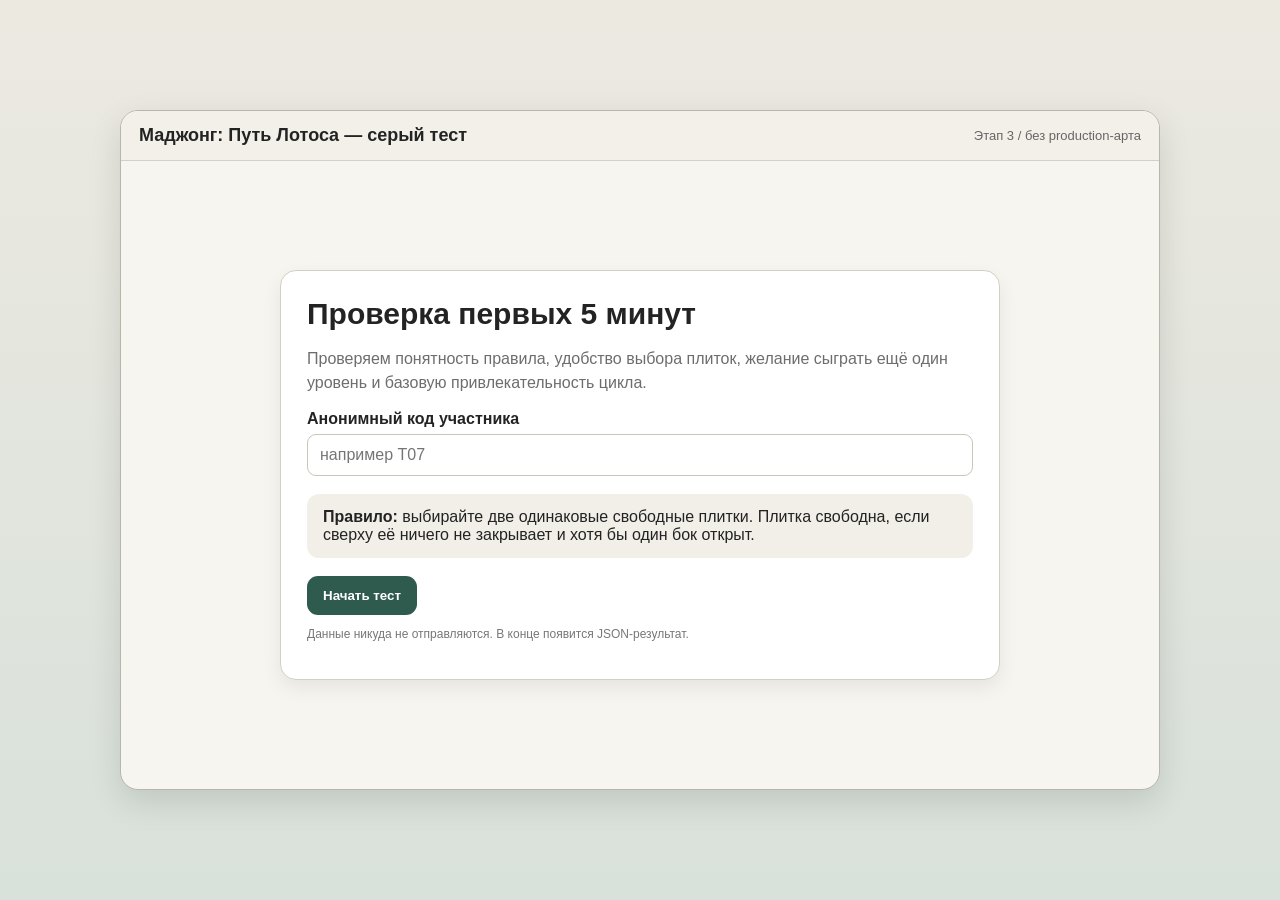
<file: validation/idea_test.html>
<!doctype html>
<html lang="ru">
<head>
<meta charset="utf-8" />
<meta name="viewport" content="width=device-width,initial-scale=1,maximum-scale=1,user-scalable=no" />
<title>Маджонг: Путь Лотоса — тест идеи</title>
<style>
:root{font-family:Arial,Helvetica,sans-serif;color:#232323;background:#ece9e1}
*{box-sizing:border-box} body{margin:0;min-height:100vh;background:linear-gradient(180deg,#ece9e1,#d8e1da);display:flex;justify-content:center;align-items:center;padding:18px}
.app{width:min(1040px,100%);min-height:680px;background:#f7f5ef;border:1px solid #b8b5aa;border-radius:18px;box-shadow:0 12px 32px rgba(0,0,0,.12);overflow:hidden;display:flex;flex-direction:column}
header{display:flex;gap:12px;align-items:center;justify-content:space-between;padding:14px 18px;border-bottom:1px solid #d4d0c7;background:#f3f0e9}
header b{font-size:18px}.meta{font-size:13px;color:#666}.screen{display:none;flex:1;padding:24px}.screen.active{display:flex}.start,.survey{align-items:center;justify-content:center}.card{width:min(720px,100%);background:#fff;border:1px solid #d3cfc5;border-radius:16px;padding:26px;box-shadow:0 8px 20px rgba(0,0,0,.07)}
h1{font-size:30px;margin:0 0 12px} h2{margin:0 0 12px}.muted{color:#6d6d6d;line-height:1.45}.rules{background:#f1efe8;border-radius:12px;padding:14px 16px;margin:18px 0}.row{display:flex;gap:10px;flex-wrap:wrap}.btn{border:0;border-radius:11px;padding:12px 16px;font-weight:700;cursor:pointer;background:#2f5b4f;color:#fff}.btn.secondary{background:#d9d6ce;color:#222}input,textarea,select{width:100%;padding:11px 12px;border:1px solid #c9c5bb;border-radius:9px;font:inherit;background:#fff}label{display:block;font-weight:700;margin:12px 0 6px}.game{flex-direction:column;gap:12px}.hud{display:flex;gap:12px;justify-content:space-between;align-items:center;flex-wrap:wrap}.status{font-size:14px;color:#555}.boardWrap{position:relative;flex:1;min-height:480px;border-radius:14px;background:#dedbd3;overflow:hidden;border:1px solid #c2beb5}.board{position:absolute;inset:0}.tile{position:absolute;width:76px;height:98px;border-radius:10px;background:#faf7ee;border:2px solid #7c796f;box-shadow:5px 6px 0 #aaa69b,0 4px 9px rgba(0,0,0,.18);display:flex;align-items:center;justify-content:center;font-size:33px;font-weight:700;user-select:none;cursor:pointer;transition:transform .12s,box-shadow .12s,opacity .12s}.tile.free:hover{transform:translateY(-3px)}.tile.selected{outline:4px solid #c69b3b;transform:translateY(-5px)}.tile.blocked{opacity:.72}.tile.removed{opacity:0;pointer-events:none;transform:scale(.9)}.tile.invalid{animation:shake .2s linear 2}@keyframes shake{0%{transform:translateX(0)}25%{transform:translateX(-4px)}75%{transform:translateX(4px)}100%{transform:translateX(0)}}.toast{min-height:24px;color:#744e32;font-size:14px}.win{position:absolute;inset:0;background:rgba(245,243,236,.94);display:none;align-items:center;justify-content:center;text-align:center;padding:20px}.win.show{display:flex}.winBox{background:white;border-radius:16px;padding:24px;border:1px solid #cbc6ba;max-width:430px}.rating{display:grid;grid-template-columns:repeat(5,1fr);gap:7px;margin:6px 0 14px}.rating button{padding:10px;border:1px solid #bdb8ad;border-radius:8px;background:#f6f4ee;cursor:pointer}.rating button.active{background:#2f5b4f;color:#fff}.result{font-family:Consolas,monospace;font-size:12px;min-height:180px;white-space:pre-wrap}.tiny{font-size:12px;color:#777}@media(max-width:650px){body{padding:0}.app{min-height:100vh;border-radius:0}.screen{padding:14px}.tile{width:58px;height:76px;font-size:26px}.boardWrap{min-height:500px}h1{font-size:24px}}
</style>
</head>
<body>
<div class="app">
<header><b>Маджонг: Путь Лотоса — серый тест</b><span class="meta">Этап 3 / без production‑арта</span></header>
<section class="screen start active" id="startScreen"><div class="card"><h1>Проверка первых 5 минут</h1><p class="muted">Проверяем понятность правила, удобство выбора плиток, желание сыграть ещё один уровень и базовую привлекательность цикла.</p><label for="code">Анонимный код участника</label><input id="code" placeholder="например T07" maxlength="16" /><div class="rules"><b>Правило:</b> выбирайте две одинаковые свободные плитки. Плитка свободна, если сверху её ничего не закрывает и хотя бы один бок открыт.</div><button class="btn" id="startBtn">Начать тест</button><p class="tiny">Данные никуда не отправляются. В конце появится JSON‑результат.</p></div></section>
<section class="screen game" id="gameScreen"><div class="hud"><div><b id="levelLabel">Уровень 1</b><div class="status" id="metricsLabel"></div></div><div class="status">Цель: убрать все пары</div></div><div class="boardWrap"><div class="board" id="board"></div><div class="win" id="win"><div class="winBox"><h2>Уровень очищен</h2><p id="winStats"></p><div class="row" style="justify-content:center"><button class="btn" id="againBtn">Да, ещё один уровень</button><button class="btn secondary" id="stopBtn">Закончить тест</button></div></div></div></div><div class="toast" id="toast"></div></section>
<section class="screen survey" id="surveyScreen"><div class="card"><h2>Короткая оценка</h2><p class="muted">Отвечайте сразу.</p><label>1. Насколько быстро стало понятно, что делать?</label><div class="rating" data-key="clarity"></div><label>2. Насколько приятно было играть?</label><div class="rating" data-key="pleasant"></div><label>3. Насколько хочется продолжить ещё несколько уровней?</label><div class="rating" data-key="continueIntent"></div><label>4. Идея «Пути»: мир постепенно оживает и открываются новые части сада/храма. Насколько это усиливает желание продолжать?</label><div class="rating" data-key="pathAppeal"></div><label for="memory">Что запомнилось или раздражало?</label><textarea id="memory" rows="3"></textarea><label for="tryYandex">Попробовали бы такую игру в Яндекс Играх?</label><select id="tryYandex"><option value="">— выбрать —</option><option>Да</option><option>Скорее да</option><option>Скорее нет</option><option>Нет</option></select><div style="height:14px"></div><button class="btn" id="finishBtn">Получить результат</button></div></section>
<section class="screen survey" id="resultScreen"><div class="card"><h2>Результат участника</h2><p class="muted">Скопируйте JSON в таблицу результатов проекта.</p><textarea class="result" id="resultText" readonly></textarea><div class="row"><button class="btn" id="copyBtn">Копировать JSON</button><button class="btn secondary" onclick="location.reload()">Новый участник</button></div></div></section>
</div>
<script>
const symbols=['◉','◇','✦','✿','☘','☯','△','◎','❖','☼'];
const levels=[{rows:[[0,1,2,2,1,0],[3,4,5,5,4,3],[6,7,8,8,7,6]],top:[]},{rows:[[0,1,2,2,1,0],[3,4,5,5,4,3],[6,7,8,8,7,6]],top:[{x:2,y:1,t:9},{x:3,y:1,t:9}]}];
let run={code:'',startedAt:0,levels:[],askedAnother:false,choseAnother:false,survey:{}},levelIndex=0,tiles=[],selected=null,levelStart=0,firstPairAt=null,invalidTaps=0,taps=0,pairCount=0;
const $=id=>document.getElementById(id);function show(id){document.querySelectorAll('.screen').forEach(x=>x.classList.remove('active'));$(id).classList.add('active')}
function buildLevel(idx){levelIndex=idx;selected=null;firstPairAt=null;invalidTaps=0;taps=0;pairCount=0;levelStart=performance.now();$('win').classList.remove('show');$('toast').textContent='';$('levelLabel').textContent='Уровень '+(idx+1);tiles=[];let id=0;const def=levels[idx];def.rows.forEach((row,y)=>row.forEach((t,x)=>tiles.push({id:id++,x,y,z:0,t,removed:false})));def.top.forEach(o=>tiles.push({id:id++,x:o.x,y:o.y,z:1,t:o.t,removed:false}));render()}
function isFree(tile){if(tile.removed)return false;const above=tiles.some(o=>!o.removed&&o.z>tile.z&&o.x===tile.x&&o.y===tile.y);if(above)return false;const left=tiles.some(o=>!o.removed&&o.z===tile.z&&o.y===tile.y&&o.x===tile.x-1),right=tiles.some(o=>!o.removed&&o.z===tile.z&&o.y===tile.y&&o.x===tile.x+1);return !left||!right}
function layout(){const wrap=$('board').getBoundingClientRect(),tw=window.innerWidth<650?58:76,th=window.innerWidth<650?76:98,gap=window.innerWidth<650?12:18,cols=6,rows=3,totalW=cols*tw+(cols-1)*gap,totalH=rows*th+(rows-1)*gap;return{tw,th,gap,left:Math.max(10,(wrap.width-totalW)/2),top:Math.max(26,(wrap.height-totalH)/2)}}
function render(){const b=$('board');b.innerHTML='';const p=layout();tiles.forEach(tile=>{const e=document.createElement('div');e.className='tile '+(isFree(tile)?'free':'blocked')+(tile.removed?' removed':'')+(selected&&selected.id===tile.id?' selected':'');e.textContent=symbols[tile.t];e.style.left=(p.left+tile.x*(p.tw+p.gap)+tile.z*9)+'px';e.style.top=(p.top+tile.y*(p.th+p.gap)-tile.z*9)+'px';e.style.zIndex=10+tile.z;e.addEventListener('click',()=>tap(tile.id,e));b.appendChild(e)});updateMetrics()}
function tap(id,el){const tile=tiles.find(t=>t.id===id);if(!tile||tile.removed)return;taps++;if(!isFree(tile)){invalidTaps++;el.classList.add('invalid');setTimeout(()=>el.classList.remove('invalid'),350);$('toast').textContent='Эта плитка пока закрыта сбоку или сверху.';updateMetrics();return}$('toast').textContent='';if(!selected){selected=tile;render();return}if(selected.id===tile.id){selected=null;render();return}if(selected.t!==tile.t){selected=tile;$('toast').textContent='Нужна такая же свободная плитка.';render();return}selected.removed=true;tile.removed=true;pairCount++;if(firstPairAt===null)firstPairAt=performance.now()-levelStart;selected=null;render();if(tiles.every(t=>t.removed))winLevel()}
function updateMetrics(){$('metricsLabel').textContent='Осталось плиток: '+tiles.filter(t=>!t.removed).length+' · ошибочных нажатий: '+invalidTaps}
function winLevel(){const dur=performance.now()-levelStart;run.levels.push({level:levelIndex+1,durationSec:+(dur/1000).toFixed(1),timeToFirstPairSec:firstPairAt===null?null:+(firstPairAt/1000).toFixed(1),invalidTaps,taps,pairs:pairCount});$('winStats').textContent='Время: '+(dur/1000).toFixed(0)+' сек. Ошибочных нажатий: '+invalidTaps+'.';if(levelIndex===1){setTimeout(()=>show('surveyScreen'),350);return}run.askedAnother=true;$('win').classList.add('show')}
$('startBtn').onclick=()=>{run.code=$('code').value.trim()||'anonymous';run.startedAt=Date.now();show('gameScreen');buildLevel(0)};$('againBtn').onclick=()=>{run.choseAnother=true;$('win').classList.remove('show');buildLevel(1)};$('stopBtn').onclick=()=>{run.choseAnother=false;show('surveyScreen')};
document.querySelectorAll('.rating').forEach(box=>{for(let i=1;i<=5;i++){const bt=document.createElement('button');bt.textContent=i;bt.type='button';bt.onclick=()=>{box.querySelectorAll('button').forEach(x=>x.classList.remove('active'));bt.classList.add('active');run.survey[box.dataset.key]=i};box.appendChild(bt)}});
$('finishBtn').onclick=()=>{run.survey.memory=$('memory').value.trim();run.survey.tryYandex=$('tryYandex').value;run.finishedAt=Date.now();run.totalSec=+((run.finishedAt-run.startedAt)/1000).toFixed(1);$('resultText').value=JSON.stringify(run,null,2);show('resultScreen')};
$('copyBtn').onclick=async()=>{try{await navigator.clipboard.writeText($('resultText').value);$('copyBtn').textContent='Скопировано'}catch(e){$('resultText').select();document.execCommand('copy')}};window.addEventListener('resize',()=>{if($('gameScreen').classList.contains('active'))render()});
</script>
</body></html>
</file>
